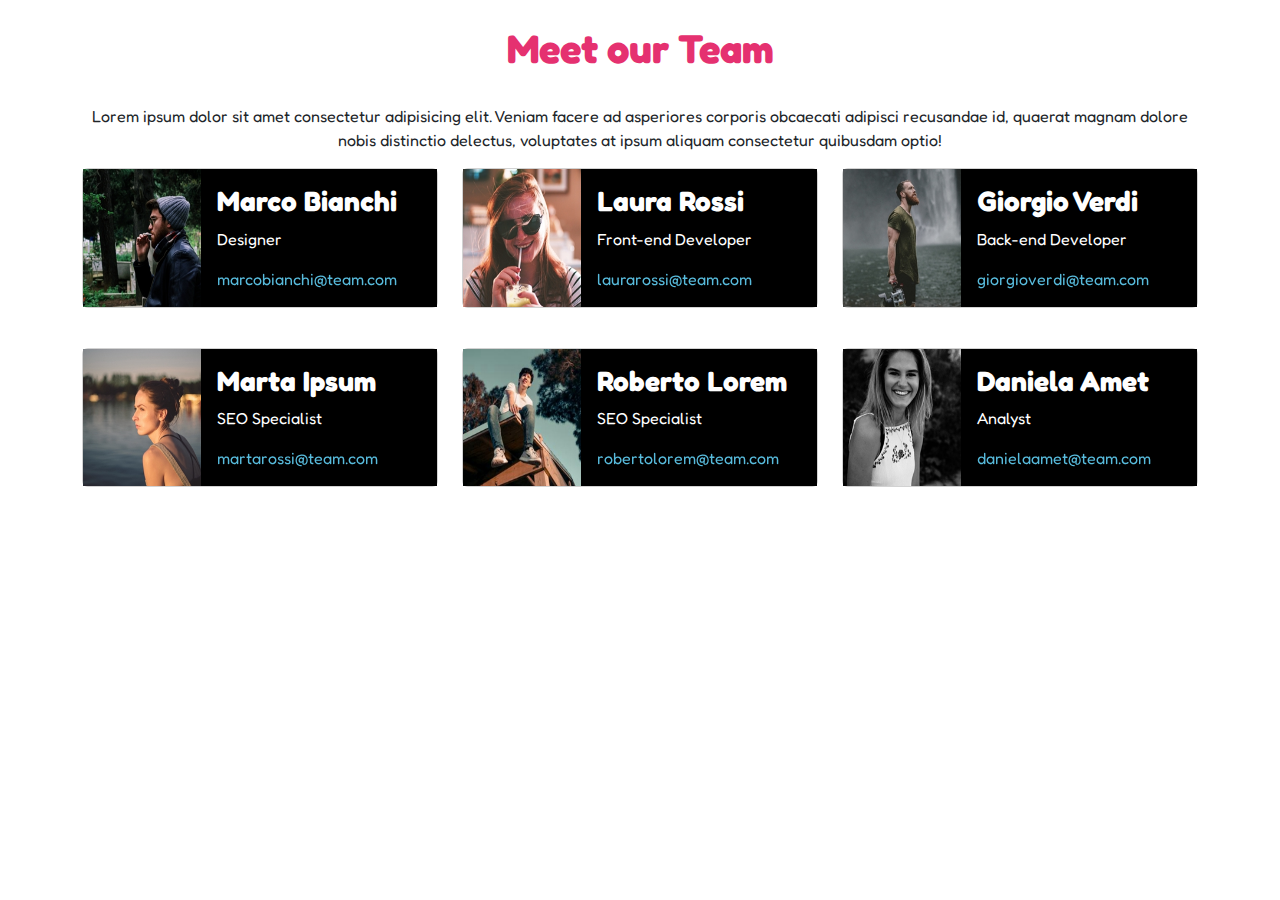
<file: index.html>
<!DOCTYPE html>
<html lang="en">
  <head>
    <meta charset="UTF-8" />
    <meta name="viewport" content="width=device-width, initial-scale=1.0" />
    <title>Our Team</title>
    <link
      href="https://cdn.jsdelivr.net/npm/bootstrap@5.3.3/dist/css/bootstrap.min.css"
      rel="stylesheet"
      integrity="sha384-QWTKZyjpPEjISv5WaRU9OFeRpok6YctnYmDr5pNlyT2bRjXh0JMhjY6hW+ALEwIH"
      crossorigin="anonymous"
    />
    <link rel="stylesheet" href="./assets/css/style.css" />
    <link rel="preconnect" href="https://fonts.googleapis.com" />
    <link rel="preconnect" href="https://fonts.gstatic.com" crossorigin />
    <link
      href="https://fonts.googleapis.com/css2?family=Fredoka:wght@300..700&family=Open+Sans:ital,wght@0,300..800;1,300..800&display=swap"
      rel="stylesheet"
    />
  </head>
  <body>
    <div class="container">
      <h1 class="text-center pt-4">Meet our Team</h1>
      <p class="text-center pt-4">
        Lorem ipsum dolor sit amet consectetur adipisicing elit. Veniam facere
        ad asperiores corporis obcaecati adipisci recusandae id, quaerat magnam
        dolore nobis distinctio delectus, voluptates at ipsum aliquam
        consectetur quibusdam optio!
      </p>
      <div
        id="cards"
        class="row row-cols-1 row-cols-md-2 row-cols-lg-2 row-cols-xl-3 g-4"
      >
        <!-- <div class="col">
          <div class="card mb-3">
            <div class="row g-0">
              <div class="col-md-4">
                <img src="./assets/img/male1.png" class="h-100" alt="..." />
              </div>
              <div class="col-md-8">
                <div class="card-body text-white bg-black">
                  <h3 class="card-title">Fabio fabioni</h3>
                  <p class="card-text">Developer</p>
                  <p class="card-text email">email@emailoni</p>
                </div>
              </div>
            </div>
          </div>
        </div>  -->
      </div>
    </div>

    <script src="./script.js"></script>
  </body>
</html>
</file>
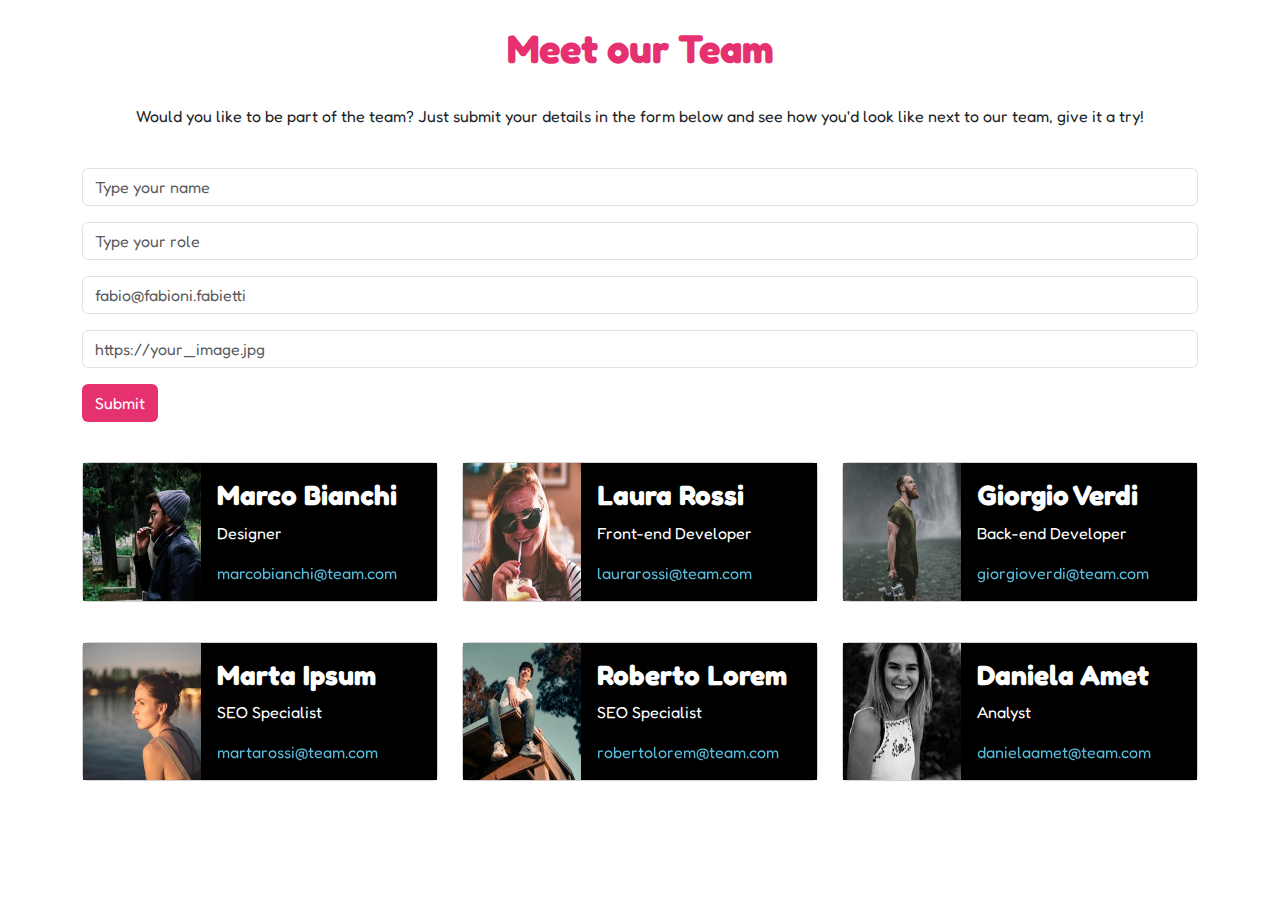
<file: bonus/index.html>
<!DOCTYPE html>
<html lang="en">
  <head>
    <meta charset="UTF-8" />
    <meta name="viewport" content="width=device-width, initial-scale=1.0" />
    <title>Our Team</title>
    <link
      href="https://cdn.jsdelivr.net/npm/bootstrap@5.3.3/dist/css/bootstrap.min.css"
      rel="stylesheet"
      integrity="sha384-QWTKZyjpPEjISv5WaRU9OFeRpok6YctnYmDr5pNlyT2bRjXh0JMhjY6hW+ALEwIH"
      crossorigin="anonymous"
    />
    <link rel="stylesheet" href="./assets/css/style.css" />
    <link rel="preconnect" href="https://fonts.googleapis.com" />
    <link rel="preconnect" href="https://fonts.gstatic.com" crossorigin />
    <link
      href="https://fonts.googleapis.com/css2?family=Fredoka:wght@300..700&family=Open+Sans:ital,wght@0,300..800;1,300..800&display=swap"
      rel="stylesheet"
    />
  </head>
  <body>
    <div class="container">
      <h1 class="text-center pt-4">Meet our Team</h1>
      <p class="text-center pt-4">
        Would you like to be part of the team? Just submit your details in the
        form below and see how you'd look like next to our team, give it a try!
      </p>
      <form id="member_form" class="py-4">
        <div class="mb-3">
          <input
            class="form-control"
            type="text"
            name="name"
            placeholder="Type your name"
            id="name"
          />
        </div>
        <div class="mb-3">
          <input
            class="form-control"
            type="text"
            name="role"
            placeholder="Type your role"
            id="role"
          />
        </div>
        <div class="mb-3">
          <input
            class="form-control"
            type="text"
            name="email"
            placeholder="fabio@fabioni.fabietti"
            id="email"
          />
        </div>
        <div class="mb-3">
          <input
            class="form-control"
            type="text"
            name="img"
            placeholder="https://your_image.jpg"
            id="img"
          />
        </div>

        <div class="mb-3">
          <button type="submit" class="btn">Submit</button>
        </div>
      </form>

      <div
        id="cards"
        class="row row-cols-1 row-cols-md-2 row-cols-lg-2 row-cols-xl-3 g-4"
      >
        <!-- <div class="col">
          <div class="card mb-3">
            <div class="row g-0">
              <div class="col-md-4">
                <img src="./assets/img/male1.png" class="h-100" alt="..." />
              </div>
              <div class="col-md-8">
                <div class="card-body text-white bg-black">
                  <h3 class="card-title">Fabio fabioni</h3>
                  <p class="card-text">Developer</p>
                  <p class="card-text email">email@emailoni</p>
                </div>
              </div>
            </div>
          </div>
        </div>  -->
      </div>
    </div>

    <script src="./script.js"></script>
  </body>
</html>
</file>
<file: assets/css/style.css>
* {
  margin: 0;
  padding: 0;
  box-sizing: border-box;
  font-family: "Fredoka", serif;
}

img {
  height: 100%;
  width: 100%;
}

:root {
  --ot-main: #e53170;
  --ot-accent: #58bbdc;
  --ot-dark: black;
  --ot-light: white;
}

h1 {
  color: var(--ot-main);
  font-weight: 800;
}

h3 {
  font-weight: 800;
  white-space: nowrap;
}

.email {
  color: var(--ot-accent);
  filter: brightness();
}
</file>
<file: bonus/assets/css/style.css>
* {
  margin: 0;
  padding: 0;
  box-sizing: border-box;
  font-family: "Fredoka", serif;
}

img {
  height: 100%;
  width: 100%;
}

:root {
  --ot-main: #e53170;
  --ot-accent: #58bbdc;
  --ot-dark: black;
  --ot-light: white;
}

h1 {
  color: var(--ot-main);
  font-weight: 800;
}

h3 {
  font-weight: 800;
  white-space: nowrap;
}

.email {
  color: var(--ot-accent);
  filter: brightness();
  white-space: nowrap;
  text-overflow: ellipsis;
  overflow: hidden;
}

.email:hover {
  text-overflow: initial;
  overflow: visible;
  background-color: black;
}

.btn {
  background-color: var(--ot-main);
  color: var(--ot-light);
}
</file>
